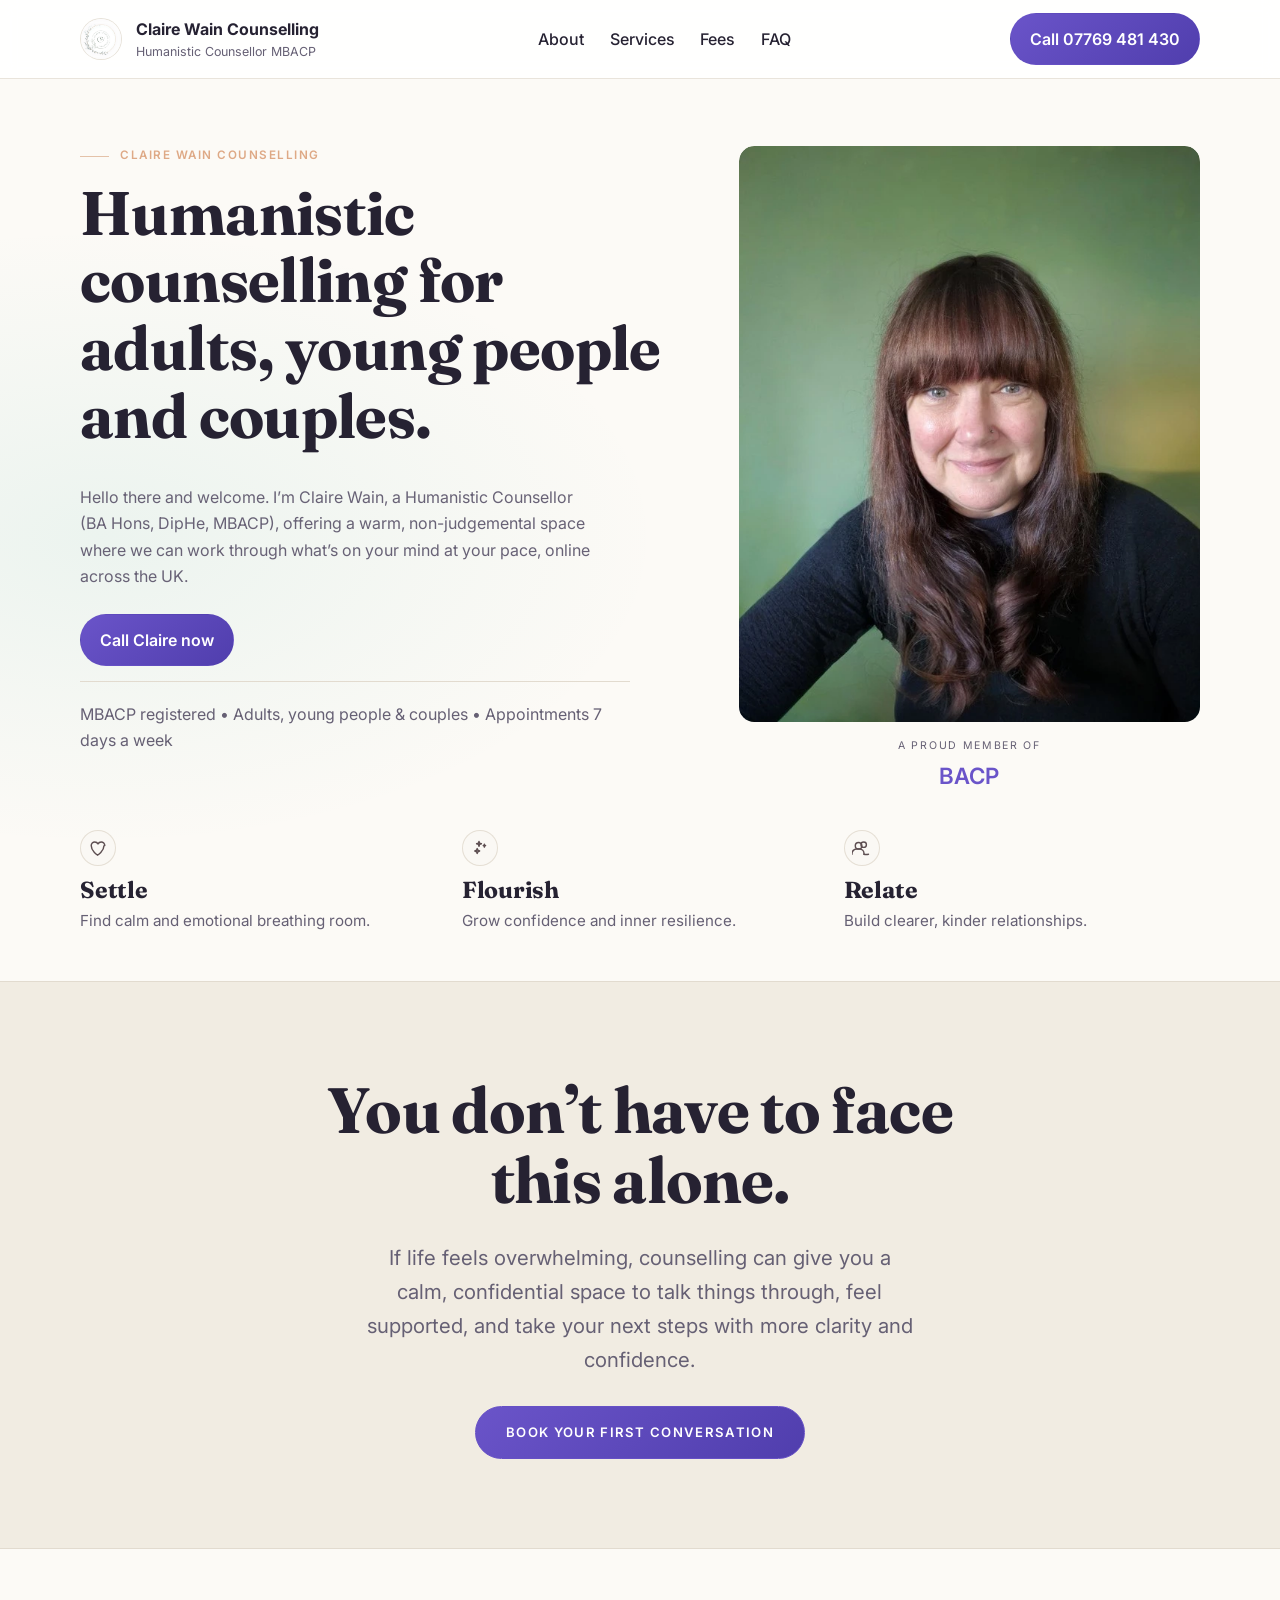
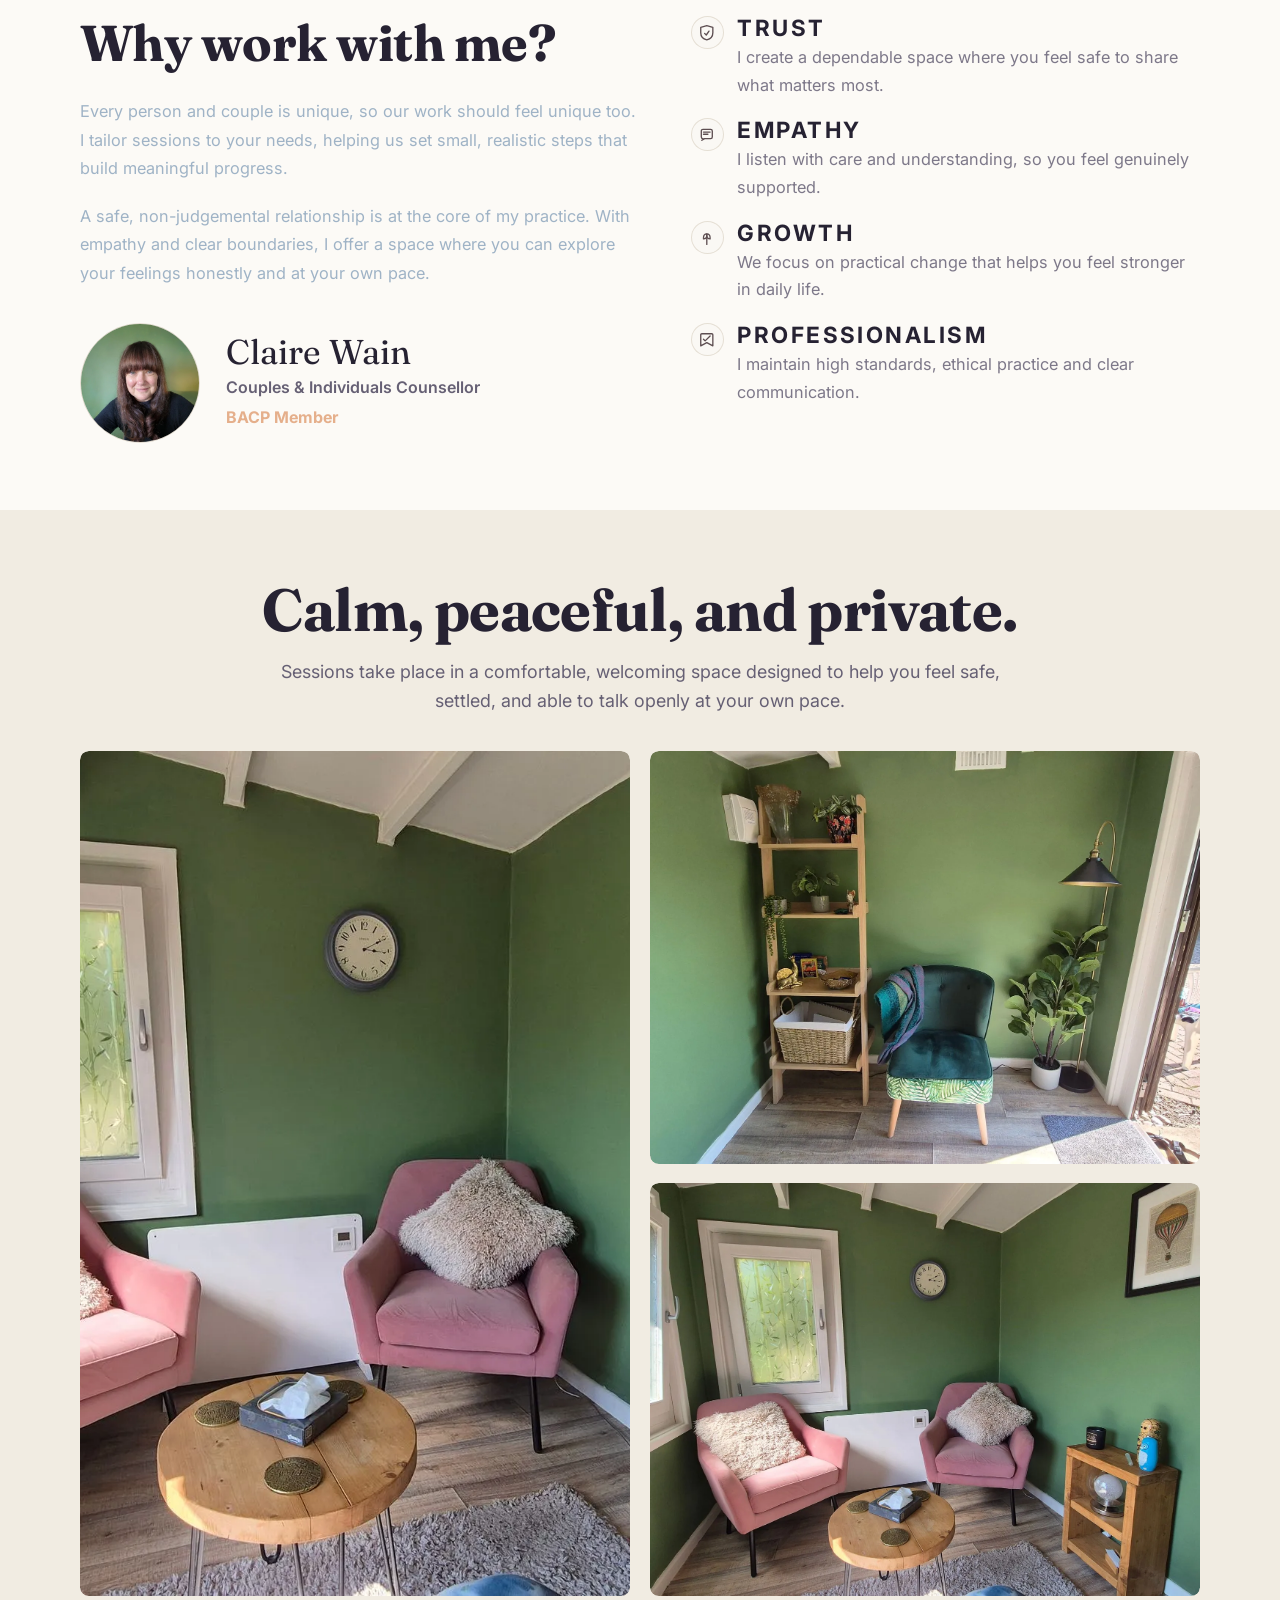
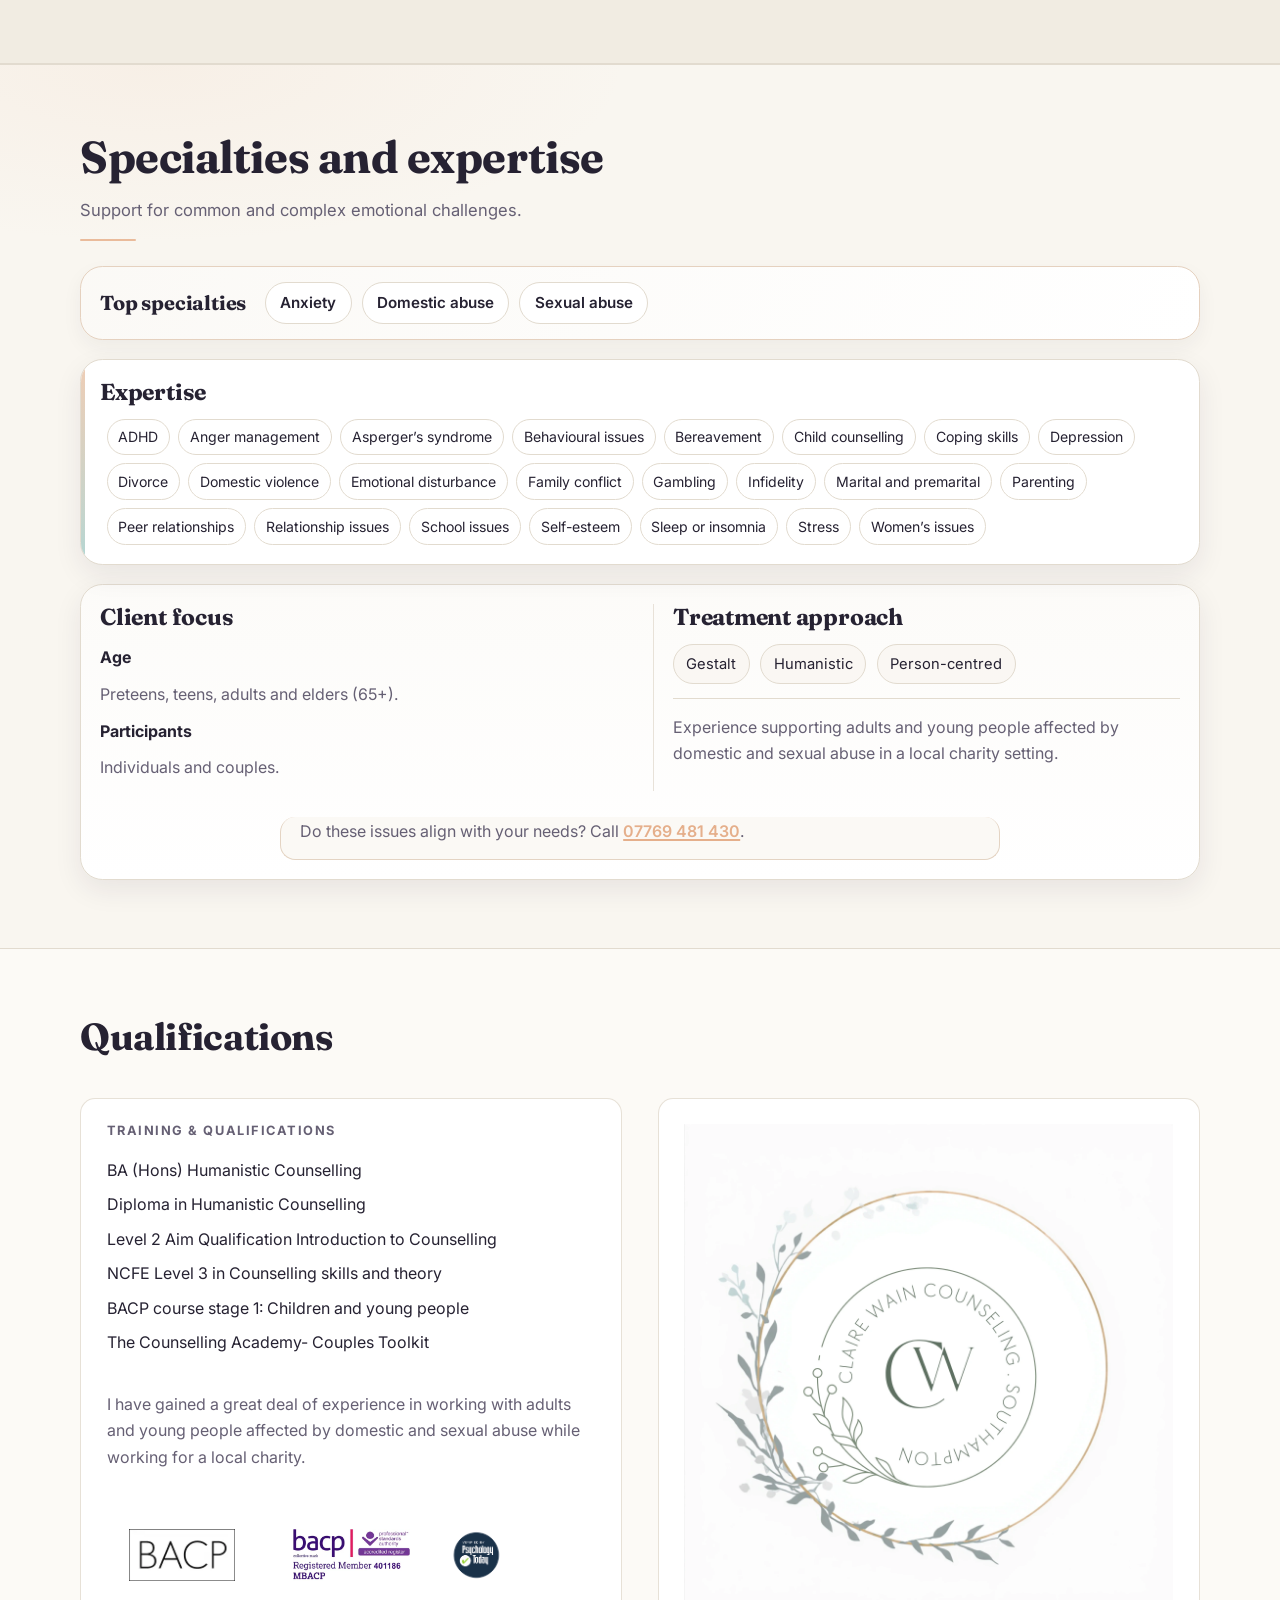
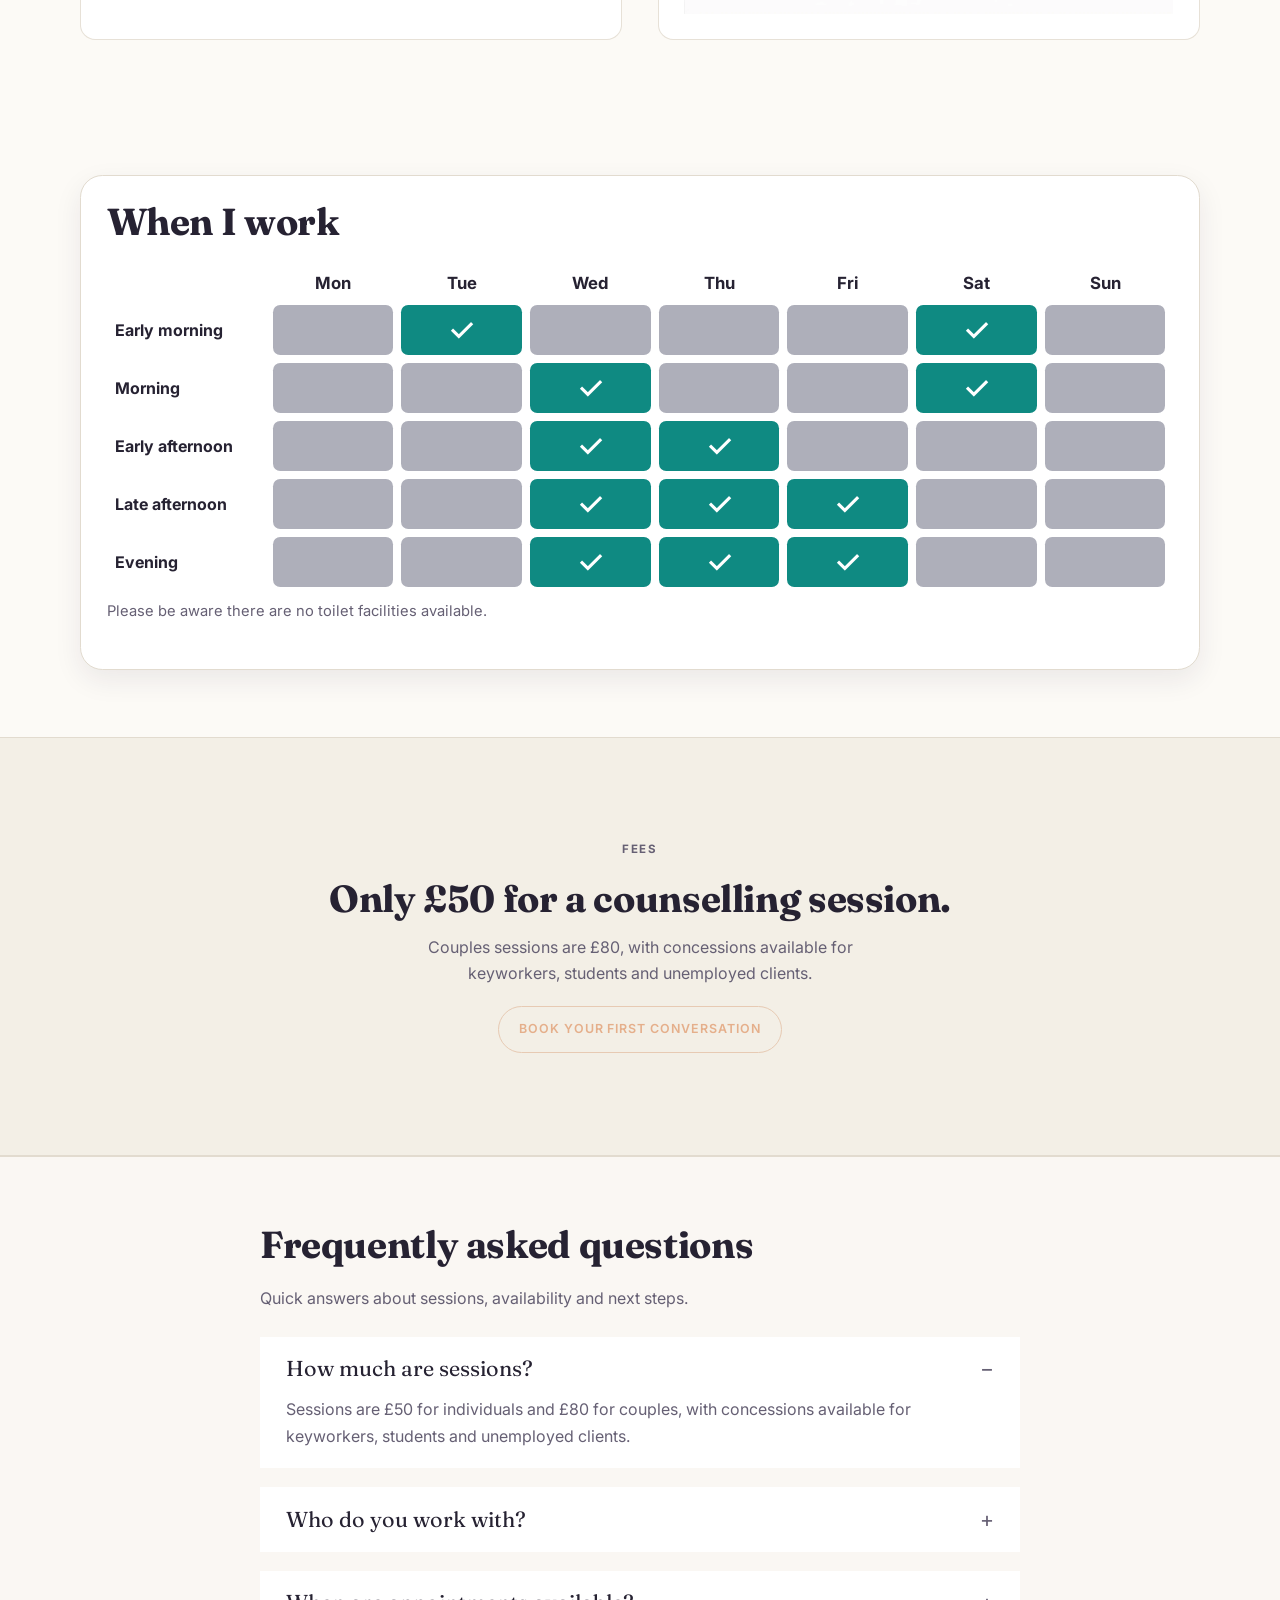
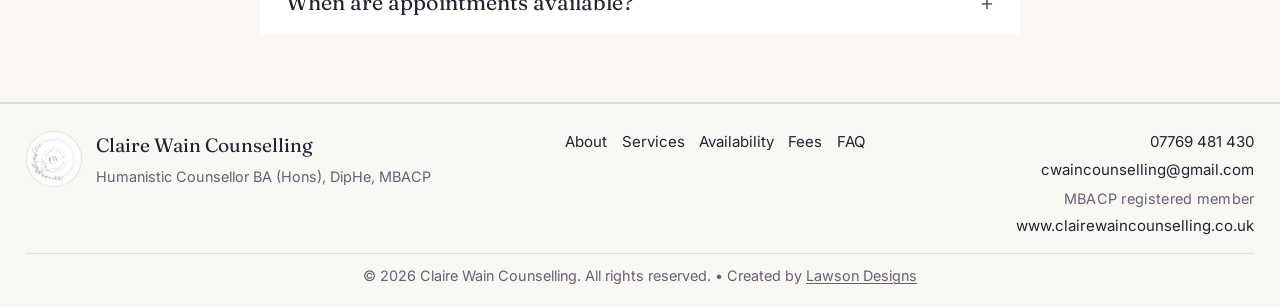
<file: index.html>
<!doctype html>
<html lang="en-GB">
<head>
  <meta charset="UTF-8" />
  <meta name="viewport" content="width=device-width, initial-scale=1" />
  <title>Claire Wain Counselling | Humanistic Counsellor for Adults, Young People & Couples</title>
  <meta name="description" content="Professional humanistic counselling with Claire Wain MBACP. Support for anxiety, trauma, bereavement, relationships, domestic abuse, and young people. Call 07769 481 430." />
  <meta name="robots" content="index, follow, max-image-preview:large" />
  <link rel="canonical" href="https://www.clairewaincounselling.co.uk/" />
  <meta property="og:type" content="website" />
  <meta property="og:locale" content="en_GB" />
  <meta property="og:title" content="Claire Wain Counselling | Humanistic Counsellor" />
  <meta property="og:site_name" content="Claire Wain Counselling" />
  <meta property="og:description" content="Safe, compassionate counselling for individuals and couples. Flexible appointments available 7 days a week." />
  <meta property="og:url" content="https://www.clairewaincounselling.co.uk/" />
  <meta property="og:image" content="https://www.clairewaincounselling.co.uk/assets/images/claire-waine-counselling-logo.webp" />
  <meta property="og:image:secure_url" content="https://www.clairewaincounselling.co.uk/assets/images/claire-waine-counselling-logo.webp" />
  <meta property="og:image:type" content="image/webp" />
  <meta property="og:image:width" content="800" />
  <meta property="og:image:height" content="800" />
  <meta property="og:image:alt" content="Claire Wain Counselling logo" />
  <meta name="twitter:card" content="summary_large_image" />
  <meta name="twitter:title" content="Claire Wain Counselling | Humanistic Counsellor" />
  <meta name="twitter:description" content="Safe, compassionate counselling for individuals and couples. Flexible appointments available 7 days a week." />
  <meta name="twitter:image" content="https://www.clairewaincounselling.co.uk/assets/images/claire-waine-counselling-logo.webp" />
  <meta name="twitter:image:alt" content="Claire Wain Counselling logo" />
  <meta name="theme-color" content="#6a54c9" />
  <link rel="apple-touch-icon" sizes="180x180" href="assets/favicons/apple-touch-icon.png" />
  <link rel="icon" type="image/png" sizes="32x32" href="assets/favicons/favicon-32x32.png" />
  <link rel="icon" type="image/png" sizes="16x16" href="assets/favicons/favicon-16x16.png" />
  <link rel="icon" href="assets/favicons/favicon.ico" />
  <link rel="manifest" href="assets/favicons/site.webmanifest" />
  <link rel="preconnect" href="https://fonts.googleapis.com" />
  <link rel="preconnect" href="https://fonts.gstatic.com" crossorigin />
  <link href="https://fonts.googleapis.com/css2?family=Fraunces:opsz,wght@9..144,500;9..144,700&family=Inter:wght@400;500;600;700&display=swap" rel="stylesheet" />
  <link rel="stylesheet" href="styles.css?v=20260302-2" />
</head>
<body>
  <a class="skip-link" href="#main">Skip to content</a>

  <header class="site-header" id="top">
    <div class="container nav-wrap">
      <a class="brand" href="#top" aria-label="Claire Wain Counselling home">
        <img
          class="brand-mark brand-mark-image"
          src="assets/images/claire-waine-counselling-logo.webp"
          alt=""
          aria-hidden="true"
          width="42"
          height="42"
          loading="eager"
          decoding="async"
        />
        <span>
          <strong>Claire Wain Counselling</strong>
          <small>Humanistic Counsellor MBACP</small>
        </span>
      </a>

      <nav aria-label="Primary">
        <ul class="nav-list">
          <li><a href="#about">About</a></li>
          <li><a href="#services">Services</a></li>
          <li><a href="#fees">Fees</a></li>
          <li><a href="#faq">FAQ</a></li>
        </ul>
      </nav>

      <a class="btn btn-primary header-cta" href="tel:07769481430">Call 07769 481 430</a>
    </div>
  </header>

  <main id="main">
    <section class="hero">
      <div class="container">
        <div class="hero-shell">
          <div class="hero-content">
            <p class="hero-kicker">Claire Wain Counselling</p>
            <h1>Humanistic counselling for adults, young people and couples.</h1>
            <p class="hero-copy">
              <span class="hero-copy-full">Hello there and welcome. I’m Claire Wain, a Humanistic Counsellor (BA Hons, DipHe, MBACP),
              offering a warm, non-judgemental space where we can work through what’s on your mind at your pace, online across the UK.</span>
              <span class="hero-copy-mobile">Warm, non-judgemental counselling for adults, young people and couples, online across the UK.</span>
            </p>
            <div class="hero-cta">
              <a class="btn btn-primary" href="tel:07769481430">Call Claire now</a>
            </div>
            <p class="hero-summary">
              <span class="hero-summary-full">MBACP registered • Adults, young people & couples • Appointments 7 days a week</span>
              <span class="hero-summary-mobile">MBACP registered • Appointments 7 days a week</span>
            </p>
          </div>

          <aside class="hero-visual" aria-label="Counselling room">
            <img
              class="hero-bg-image"
              src="assets/images/claire-waine-counselling-headshot.webp"
              alt="Claire Wain, Humanistic Counsellor"
              width="720"
              height="900"
              loading="eager"
              fetchpriority="high"
            />
            <div class="hero-member">
              <p class="hero-member-label">A proud member of</p>
              <p class="hero-member-name">BACP</p>
            </div>
          </aside>
        </div>
        <ul class="hero-values" aria-label="Counselling outcomes">
          <li>
            <span class="value-icon" aria-hidden="true">
              <svg viewBox="0 0 24 24" role="presentation" focusable="false">
                <path d="M21 8.25c0-2.485-2.015-4.5-4.5-4.5-1.74 0-3.248.995-4 2.444A4.495 4.495 0 0 0 8.5 3.75C6.015 3.75 4 5.765 4 8.25c0 7.22 8 12 8 12s8-4.78 8-12Z" />
              </svg>
            </span>
            <h3>Settle</h3>
            <p>Find calm and emotional breathing room.</p>
          </li>
          <li>
            <span class="value-icon" aria-hidden="true">
              <svg viewBox="0 0 24 24" role="presentation" focusable="false">
                <path d="M9.813 15.904 9 18l-.813-2.096L6 15l2.187-.904L9 12l.813 2.096L12 15l-2.187.904Z" />
                <path d="M18.259 8.715 18 10l-.259-1.285L16.5 8.25l1.241-.465L18 6.5l.259 1.285L19.5 8.25l-1.241.465Z" />
                <path d="M11.25 3 12 5.25 14.25 6 12 6.75 11.25 9 10.5 6.75 8.25 6 10.5 5.25 11.25 3Z" />
              </svg>
            </span>
            <h3>Flourish</h3>
            <p>Grow confidence and inner resilience.</p>
          </li>
          <li>
            <span class="value-icon" aria-hidden="true">
              <svg viewBox="0 0 24 24" role="presentation" focusable="false">
                <path d="M15 19.128a9.3 9.3 0 0 0 2.625.372 9.3 9.3 0 0 0 2.965-.474" />
                <path d="M15 19.128v-.92a5.625 5.625 0 0 0-5.625-5.625H5.625A5.625 5.625 0 0 0 0 18.208v.92" />
                <path d="M8.25 12.583a4.125 4.125 0 1 0 0-8.25 4.125 4.125 0 0 0 0 8.25Z" />
                <path d="M18 7.125a3.375 3.375 0 1 0-6.75 0 3.375 3.375 0 0 0 6.75 0Z" />
              </svg>
            </span>
            <h3>Relate</h3>
            <p>Build clearer, kinder relationships.</p>
          </li>
        </ul>
      </div>
    </section>

    <section class="section section-cta" id="next-step" aria-label="Next step">
      <div class="container">
        <div class="cta-block">
          <h2>You don’t have to face this alone.</h2>
          <p>
            If life feels overwhelming, counselling can give you a calm, confidential space to talk things through,
            feel supported, and take your next steps with more clarity and confidence.
          </p>
          <a class="btn btn-secondary" href="tel:07769481430">Book your first conversation</a>
        </div>
      </div>
    </section>

    <section class="section" id="about">
      <div class="container about-work-grid">
        <article>
          <h2>Why work with me?</h2>
          <p>
            Every person and couple is unique, so our work should feel unique too. I tailor sessions to your needs,
            helping us set small, realistic steps that build meaningful progress.
          </p>
          <p>
            A safe, non-judgemental relationship is at the core of my practice. With empathy and clear boundaries,
            I offer a space where you can explore your feelings honestly and at your own pace.
          </p>

          <div class="about-signoff" aria-label="Claire Wain profile">
            <img
              src="assets/images/claire-waine-counselling-headshot.webp"
              alt="Claire Wain, Humanistic Counsellor"
              width="720"
              height="900"
              loading="lazy"
            />
            <div>
              <p class="about-signoff-name">Claire Wain</p>
              <p class="about-signoff-role">Couples & Individuals Counsellor</p>
              <p class="about-signoff-member">BACP Member</p>
            </div>
          </div>
        </article>

        <div class="about-values" aria-label="Counselling values">
          <article class="about-value-item">
            <span class="about-value-icon" aria-hidden="true">
              <svg viewBox="0 0 24 24" role="presentation" focusable="false">
                <path d="M9 12.75 11.25 15 15 9.75"/>
                <path d="M3.75 4.5 12 2.25 20.25 4.5V12c0 5.25-3.75 8.625-8.25 9.75-4.5-1.125-8.25-4.5-8.25-9.75V4.5Z"/>
              </svg>
            </span>
            <div>
              <h3>Trust</h3>
              <p>I create a dependable space where you feel safe to share what matters most.</p>
            </div>
          </article>

          <article class="about-value-item">
            <span class="about-value-icon" aria-hidden="true">
              <svg viewBox="0 0 24 24" role="presentation" focusable="false">
                <path d="M7.5 8.25h9m-9 3h6"/>
                <path d="M5.25 19.5 9 17.25h8.25A2.25 2.25 0 0 0 19.5 15V6.75A2.25 2.25 0 0 0 17.25 4.5H6.75A2.25 2.25 0 0 0 4.5 6.75V15A2.25 2.25 0 0 0 6.75 17.25"/>
              </svg>
            </span>
            <div>
              <h3>Empathy</h3>
              <p>I listen with care and understanding, so you feel genuinely supported.</p>
            </div>
          </article>

          <article class="about-value-item">
            <span class="about-value-icon" aria-hidden="true">
              <svg viewBox="0 0 24 24" role="presentation" focusable="false">
                <path d="M12 21V10.5"/>
                <path d="M7.5 13.5c3 0 4.5-2.25 4.5-4.5V6.75C9 6.75 7.5 9 7.5 12v1.5Z"/>
                <path d="M16.5 13.5c-3 0-4.5-2.25-4.5-4.5V6.75c3 0 4.5 2.25 4.5 5.25v1.5Z"/>
              </svg>
            </span>
            <div>
              <h3>Growth</h3>
              <p>We focus on practical change that helps you feel stronger in daily life.</p>
            </div>
          </article>

          <article class="about-value-item">
            <span class="about-value-icon" aria-hidden="true">
              <svg viewBox="0 0 24 24" role="presentation" focusable="false">
                <path d="M16.5 6.75 9.75 13.5 7.5 11.25"/>
                <path d="M5.25 3.75h13.5A1.5 1.5 0 0 1 20.25 5.25v15L12 15.75l-8.25 4.5v-15a1.5 1.5 0 0 1 1.5-1.5Z"/>
              </svg>
            </span>
            <div>
              <h3>Professionalism</h3>
              <p>I maintain high standards, ethical practice and clear communication.</p>
            </div>
          </article>
        </div>
      </div>
    </section>

    <section class="section section-room" id="room" aria-label="Counselling room">
      <div class="container">
        <div class="room-intro">
          <h2>Calm, peaceful, and private.</h2>
          <p>
            Sessions take place in a comfortable, welcoming space designed to help you feel safe, settled,
            and able to talk openly at your own pace.
          </p>
        </div>

        <div class="room-gallery" aria-label="Photos of the counselling room">
          <figure class="room-photo room-photo-large">
            <img
              src="assets/images/claire-wain-counselling-room-photo-1.webp"
              alt="Comfortable counselling sofa and side table"
              width="1200"
              height="900"
              loading="lazy"
            />
          </figure>

          <figure class="room-photo room-photo-top">
            <img
              src="assets/images/claire-wain-counselling-room-photo-2.webp"
              alt="Warm counselling room with soft lighting"
              width="1200"
              height="900"
              loading="lazy"
            />
          </figure>

          <figure class="room-photo room-photo-bottom">
            <img
              src="assets/images/claire-wain-counselling-room-photo-1.webp"
              alt="Calm counselling space focused on comfort and privacy"
              width="1200"
              height="900"
              loading="lazy"
            />
          </figure>
        </div>
      </div>
    </section>

    <section class="section section-alt" id="services">
      <div class="container">
        <div class="services-intro">
          <h2>Specialties and expertise</h2>
          <p class="section-lead">Support for common and complex emotional challenges.</p>
        </div>

        <article class="panel highlight specialties-strip">
          <h3>Top specialties</h3>
          <ul class="tag-grid" aria-label="Top specialties">
            <li>Anxiety</li>
            <li>Domestic abuse</li>
            <li>Sexual abuse</li>
          </ul>
        </article>

        <article class="panel expertise-panel">
          <h3>Expertise</h3>
          <ul class="tag-grid" aria-label="Areas of expertise">
            <li>ADHD</li><li>Anger management</li><li>Asperger’s syndrome</li><li>Behavioural issues</li><li>Bereavement</li><li>Child counselling</li>
            <li>Coping skills</li><li>Depression</li><li>Divorce</li><li>Domestic violence</li><li>Emotional disturbance</li><li>Family conflict</li>
            <li>Gambling</li><li>Infidelity</li><li>Marital and premarital</li><li>Parenting</li><li>Peer relationships</li><li>Relationship issues</li>
            <li>School issues</li><li>Self-esteem</li><li>Sleep or insomnia</li><li>Stress</li><li>Women’s issues</li>
          </ul>
        </article>

        <article class="panel practice-overview">
          <div class="practice-column practice-focus">
            <h3>Client focus</h3>
            <p><strong>Age</strong></p>
            <p>Preteens, teens, adults and elders (65+).</p>
            <p><strong>Participants</strong></p>
            <p>Individuals and couples.</p>
          </div>

          <div class="practice-column practice-approach">
            <h3>Treatment approach</h3>
            <ul class="approach-list">
              <li>Gestalt</li>
              <li>Humanistic</li>
              <li>Person-centred</li>
            </ul>
            <p class="service-experience">
              Experience supporting adults and young people affected by domestic and sexual abuse
              in a local charity setting.
            </p>
          </div>

          <p class="service-cta-line practice-cta">Do these issues align with your needs? Call <a href="tel:07769481430">07769 481 430</a>.</p>
        </article>
      </div>
    </section>

    <section class="section" id="credentials">
      <div class="container credentials-wrap">
        <div class="credentials-intro">
          <h2>Qualifications</h2>
        </div>

        <div class="credentials-grid">
          <div class="credentials-main">
            <article class="credentials-card">
              <h3>Training & qualifications</h3>
              <ul class="credential-list">
                <li>BA (Hons) Humanistic Counselling</li>
                <li>Diploma in Humanistic Counselling</li>
                <li>Level 2 Aim Qualification Introduction to Counselling</li>
                <li>NCFE Level 3 in Counselling skills and theory</li>
                <li>BACP course stage 1: Children and young people</li>
                <li>The Counselling Academy- Couples Toolkit</li>
              </ul>
              <p class="credentials-note">
                I have gained a great deal of experience in working with adults and young people affected by domestic
                and sexual abuse while working for a local charity.
              </p>
            </article>

            <article class="credentials-card memberships-card" aria-label="Membership credentials">
              <div class="membership-strip" aria-label="Member organisations">
                <span class="membership-logo-cell">
                  <img class="membership-logo" src="assets/images/bacp-logo.webp" alt="BACP organisation mark" width="280" height="90" loading="lazy" />
                </span>
                <span class="membership-logo-cell">
                  <img class="membership-logo" src="assets/images/bacp-registered-member.webp" alt="Accredited register membership organisation mark" width="280" height="90" loading="lazy" />
                </span>
                <span class="membership-logo-cell">
                  <img class="membership-logo membership-logo-pt" src="assets/images/psychology-today-verification.webp" alt="Psychology Today verification mark" width="280" height="90" loading="lazy" />
                </span>
              </div>
            </article>
          </div>

          <aside class="credentials-visual" aria-label="Claire Wain profile image">
            <img src="assets/images/claire-waine-counselling-logo.webp" alt="Claire Wain Counselling logo" width="800" height="800" loading="lazy" />
          </aside>
        </div>
      </div>
    </section>

    <section class="section" id="availability">
      <div class="container">
        <article class="panel availability-panel">
          <h2>When I work</h2>
          <div class="availability-wrap" aria-label="Weekly availability">
            <table class="availability-grid">
              <thead>
                <tr>
                  <th scope="col">&nbsp;</th>
                  <th scope="col">Mon</th>
                  <th scope="col">Tue</th>
                  <th scope="col">Wed</th>
                  <th scope="col">Thu</th>
                  <th scope="col">Fri</th>
                  <th scope="col">Sat</th>
                  <th scope="col">Sun</th>
                </tr>
              </thead>
              <tbody>
                <tr>
                  <th scope="row">Early morning</th>
                  <td class="slot-off"></td>
                  <td class="slot-on" aria-label="Tuesday early morning available">✓</td>
                  <td class="slot-off"></td>
                  <td class="slot-off"></td>
                  <td class="slot-off"></td>
                  <td class="slot-on" aria-label="Saturday early morning available">✓</td>
                  <td class="slot-off"></td>
                </tr>
                <tr>
                  <th scope="row">Morning</th>
                  <td class="slot-off"></td>
                  <td class="slot-off"></td>
                  <td class="slot-on" aria-label="Wednesday morning available">✓</td>
                  <td class="slot-off"></td>
                  <td class="slot-off"></td>
                  <td class="slot-on" aria-label="Saturday morning available">✓</td>
                  <td class="slot-off"></td>
                </tr>
                <tr>
                  <th scope="row">Early afternoon</th>
                  <td class="slot-off"></td>
                  <td class="slot-off"></td>
                  <td class="slot-on" aria-label="Wednesday early afternoon available">✓</td>
                  <td class="slot-on" aria-label="Thursday early afternoon available">✓</td>
                  <td class="slot-off"></td>
                  <td class="slot-off"></td>
                  <td class="slot-off"></td>
                </tr>
                <tr>
                  <th scope="row">Late afternoon</th>
                  <td class="slot-off"></td>
                  <td class="slot-off"></td>
                  <td class="slot-on" aria-label="Wednesday late afternoon available">✓</td>
                  <td class="slot-on" aria-label="Thursday late afternoon available">✓</td>
                  <td class="slot-on" aria-label="Friday late afternoon available">✓</td>
                  <td class="slot-off"></td>
                  <td class="slot-off"></td>
                </tr>
                <tr>
                  <th scope="row">Evening</th>
                  <td class="slot-off"></td>
                  <td class="slot-off"></td>
                  <td class="slot-on" aria-label="Wednesday evening available">✓</td>
                  <td class="slot-on" aria-label="Thursday evening available">✓</td>
                  <td class="slot-on" aria-label="Friday evening available">✓</td>
                  <td class="slot-off"></td>
                  <td class="slot-off"></td>
                </tr>
              </tbody>
            </table>
          </div>
          <p class="small-note">Please be aware there are no toilet facilities available.</p>
        </article>
      </div>
    </section>

    <section class="section section-fees-cta" id="fees">
      <div class="container">
        <div class="fees-cta-block">
          <p class="fees-cta-kicker">Fees</p>
          <h2>Only £50 for a counselling session.</h2>
          <p>Couples sessions are £80, with concessions available for keyworkers, students and unemployed clients.</p>
          <a class="btn btn-secondary" href="tel:07769481430">Book your first conversation</a>
        </div>
      </div>
    </section>

    <section class="section faq-section" id="faq" aria-label="Frequently asked questions">
      <div class="container narrow">
        <div class="faq-intro">
          <h2>Frequently asked questions</h2>
          <p class="section-lead">Quick answers about sessions, availability and next steps.</p>
        </div>
        <div class="faq-list">
          <details class="faq-item" open>
            <summary>How much are sessions?</summary>
            <p>Sessions are £50 for individuals and £80 for couples, with concessions available for keyworkers, students and unemployed clients.</p>
          </details>
          <details class="faq-item">
            <summary>Who do you work with?</summary>
            <p>I work with adults, young people and couples, supporting a wide range of issues including anxiety, trauma, relationship difficulties and bereavement.</p>
          </details>
          <details class="faq-item">
            <summary>When are appointments available?</summary>
            <p>Appointments are available Monday to Sunday, from early morning through to evening.</p>
          </details>
        </div>
      </div>
    </section>
  </main>

  <footer class="site-footer">
    <div class="container footer-wrap">
      <div class="footer-brand" itemscope itemtype="https://schema.org/Organization">
        <img
          class="footer-logo"
          src="assets/images/claire-waine-counselling-logo.webp"
          alt="Claire Wain Counselling logo"
          width="56"
          height="56"
          loading="lazy"
          decoding="async"
          itemprop="logo"
        />
        <div>
          <p class="footer-name" itemprop="name">Claire Wain Counselling</p>
          <p class="footer-tagline">Humanistic Counsellor BA (Hons), DipHe, MBACP</p>
        </div>
      </div>

      <nav class="footer-links" aria-label="Footer navigation">
        <a href="#about">About</a>
        <a href="#services">Services</a>
        <a href="#availability">Availability</a>
        <a href="#fees">Fees</a>
        <a href="#faq">FAQ</a>
      </nav>

      <div class="footer-contact">
        <p><a href="tel:07769481430">07769 481 430</a></p>
        <p><a href="mailto:cwaincounselling@gmail.com">cwaincounselling@gmail.com</a></p>
        <p class="footer-trust">MBACP registered member</p>
        <p><a href="https://www.clairewaincounselling.co.uk/">www.clairewaincounselling.co.uk</a></p>
      </div>

      <p class="footer-meta">© <span id="year"></span> Claire Wain Counselling. All rights reserved. • Created by <a class="footer-credit" href="https://lawsondesigns.net/" target="_blank" rel="noopener noreferrer">Lawson Designs</a></p>
    </div>
  </footer>

  <script type="application/ld+json">
  {
    "@context": "https://schema.org",
    "@type": "ProfessionalService",
    "@id": "https://www.clairewaincounselling.co.uk/#professional-service",
    "name": "Claire Wain Counselling",
    "description": "Humanistic counselling for adults, young people and couples.",
    "telephone": "+44 7769 481430",
    "url": "https://www.clairewaincounselling.co.uk/",
    "image": "https://www.clairewaincounselling.co.uk/assets/og-image.jpg",
    "logo": "https://www.clairewaincounselling.co.uk/assets/images/claire-waine-counselling-logo.webp",
    "serviceType": ["Humanistic counselling", "Couples therapy", "Young person's counselling"],
    "priceRange": "£50-£80",
    "areaServed": {
      "@type": "Country",
      "name": "United Kingdom"
    },
    "availableLanguage": "en-GB",
    "contactPoint": {
      "@type": "ContactPoint",
      "telephone": "+44 7769 481430",
      "contactType": "customer support",
      "availableLanguage": "en-GB"
    },
    "knowsAbout": [
      "Anxiety",
      "Domestic abuse",
      "Sexual abuse",
      "Relationship issues",
      "Bereavement",
      "Stress"
    ],
    "sameAs": [],
    "founder": {
      "@type": "Person",
      "name": "Claire Wain",
      "honorificSuffix": "MBACP"
    }
  }
  </script>

  <script type="application/ld+json">
  {
    "@context": "https://schema.org",
    "@type": "Organization",
    "@id": "https://www.clairewaincounselling.co.uk/#organization",
    "name": "Claire Wain Counselling",
    "url": "https://www.clairewaincounselling.co.uk/",
    "logo": "https://www.clairewaincounselling.co.uk/assets/images/claire-waine-counselling-logo.webp",
    "telephone": "+44 7769 481430"
  }
  </script>

  <script type="application/ld+json">
  {
    "@context": "https://schema.org",
    "@type": "WebSite",
    "@id": "https://www.clairewaincounselling.co.uk/#website",
    "url": "https://www.clairewaincounselling.co.uk/",
    "name": "Claire Wain Counselling",
    "inLanguage": "en-GB"
  }
  </script>

  <script type="application/ld+json">
  {
    "@context": "https://schema.org",
    "@type": "FAQPage",
    "mainEntity": [
      {
        "@type": "Question",
        "name": "How much are sessions?",
        "acceptedAnswer": {
          "@type": "Answer",
          "text": "Sessions are £50 for individuals and £80 for couples, with concessions available for keyworkers, students and unemployed clients."
        }
      },
      {
        "@type": "Question",
        "name": "Who do you work with?",
        "acceptedAnswer": {
          "@type": "Answer",
          "text": "Claire works with adults, young people and couples, supporting a wide range of issues including anxiety, trauma, relationship difficulties and bereavement."
        }
      },
      {
        "@type": "Question",
        "name": "When are appointments available?",
        "acceptedAnswer": {
          "@type": "Answer",
          "text": "Appointments are available Monday to Sunday, from early morning through to evening."
        }
      }
    ]
  }
  </script>

  <script src="script.js"></script>
</body>
</html>
</file>
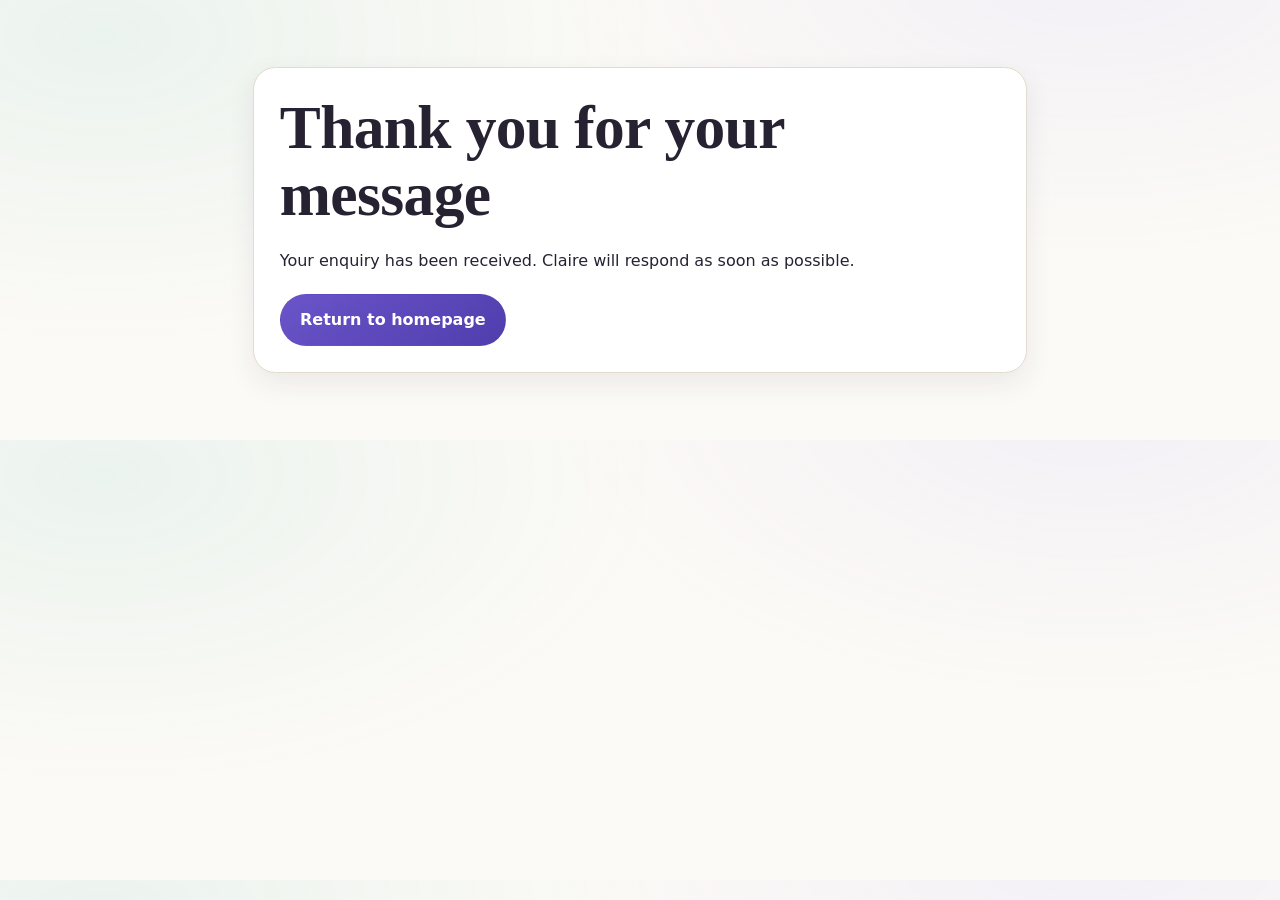
<file: thank-you.html>
<!doctype html>
<html lang="en-GB">
<head>
  <meta charset="UTF-8" />
  <meta name="viewport" content="width=device-width, initial-scale=1" />
  <title>Thank you | Claire Wain Counselling</title>
  <meta name="robots" content="noindex, follow" />
  <meta name="theme-color" content="#6a54c9" />
  <link rel="apple-touch-icon" sizes="180x180" href="assets/favicons/apple-touch-icon.png" />
  <link rel="icon" type="image/png" sizes="32x32" href="assets/favicons/favicon-32x32.png" />
  <link rel="icon" type="image/png" sizes="16x16" href="assets/favicons/favicon-16x16.png" />
  <link rel="icon" href="assets/favicons/favicon.ico" />
  <link rel="manifest" href="assets/favicons/site.webmanifest" />
  <link rel="stylesheet" href="styles.css" />
</head>
<body>
  <main class="section">
    <div class="container narrow panel">
      <h1>Thank you for your message</h1>
      <p>Your enquiry has been received. Claire will respond as soon as possible.</p>
      <a class="btn btn-primary" href="/">Return to homepage</a>
    </div>
  </main>
</body>
</html>
</file>
<file: styles.css>
:root {
  --font-body: "Inter", system-ui, -apple-system, Segoe UI, Roboto, sans-serif;
  --font-heading: "Fraunces", Georgia, serif;

  --color-bg: #fcfaf6;
  --color-paper: #ffffff;
  --color-paper-soft: #f8f5ef;
  --color-soft-contrast: #f1ece2;
  --color-text: #262232;
  --color-muted: #666074;
  --color-primary: #ebbfa0;
  --color-primary-strong: #e5af8b;
  --color-accent: #0f8c84;
  --color-brand: #6a54c9;
  --color-brand-strong: #503ead;
  --color-border: #e2dbcf;

  --radius-sm: 0.55rem;
  --radius-md: 0.95rem;
  --radius-lg: 1.4rem;

  --space-1: 0.35rem;
  --space-2: 0.65rem;
  --space-3: 0.9rem;
  --space-4: 1.2rem;
  --space-5: 1.6rem;
  --space-6: 2.2rem;
  --space-7: 3rem;
  --space-8: 4.2rem;

  --container: min(1120px, 92vw);
  --shadow-soft: 0 10px 28px rgba(35, 31, 59, 0.08);
}

* {
  box-sizing: border-box;
}

html,
body {
  margin: 0;
  padding: 0;
}

body {
  font-family: var(--font-body);
  color: var(--color-text);
  background:
    radial-gradient(900px 500px at 85% -10%, rgba(158, 142, 255, 0.09), transparent 60%),
    radial-gradient(900px 500px at 8% 8%, rgba(45, 171, 157, 0.08), transparent 62%),
    var(--color-bg);
  line-height: 1.65;
}

img {
  max-width: 100%;
  display: block;
}

h1,
h2,
h3 {
  font-family: var(--font-heading);
  line-height: 1.1;
  letter-spacing: -0.01em;
  margin: 0 0 var(--space-4);
}

h1 {
  font-size: clamp(2.15rem, 4.8vw, 4.05rem);
}

h2 {
  font-size: clamp(1.55rem, 3.2vw, 2.35rem);
}

h3 {
  font-size: clamp(1.15rem, 2.15vw, 1.45rem);
}

p {
  margin: 0 0 var(--space-4);
}

a {
  color: var(--color-primary-strong);
}

.container {
  width: var(--container);
  margin-inline: auto;
}

.narrow {
  max-width: 76ch;
}

.skip-link {
  position: absolute;
  left: -1000px;
  top: var(--space-3);
  background: var(--color-text);
  color: #fff;
  padding: var(--space-2) var(--space-4);
  border-radius: var(--radius-sm);
}

.skip-link:focus {
  left: var(--space-4);
}

.site-header {
  position: sticky;
  top: 0;
  z-index: 40;
  backdrop-filter: blur(8px);
  background: color-mix(in srgb, #ffffff 90%, transparent);
  border-bottom: 1px solid color-mix(in srgb, var(--color-border) 75%, transparent);
}

.nav-wrap {
  min-height: 78px;
  display: flex;
  align-items: center;
  justify-content: space-between;
  gap: var(--space-4);
}

.brand {
  display: inline-flex;
  align-items: center;
  gap: var(--space-3);
  text-decoration: none;
  color: inherit;
}

.brand-mark {
  width: 42px;
  height: 42px;
  border-radius: 50%;
  display: block;
  object-fit: cover;
  flex-shrink: 0;
}

.brand-mark-image {
  border-radius: 50%;
  border: 1px solid color-mix(in srgb, var(--color-border) 80%, transparent);
  background: var(--color-paper);
}

.brand small {
  display: block;
  color: var(--color-muted);
  font-size: 0.78rem;
}

.nav-list {
  list-style: none;
  display: flex;
  gap: var(--space-5);
  margin: 0;
  padding: 0;
}

.nav-list a {
  color: var(--color-text);
  text-decoration: none;
  font-weight: 500;
}

.btn {
  display: inline-flex;
  align-items: center;
  justify-content: center;
  text-decoration: none;
  border-radius: 999px;
  border: 1px solid transparent;
  padding: 0.75rem 1.2rem;
  font-weight: 600;
  transition: transform .16s ease, box-shadow .16s ease, background-color .16s ease;
}

.btn:hover {
  transform: translateY(-1px);
  box-shadow: var(--shadow-soft);
}

.btn-primary {
  color: #fff;
  background: linear-gradient(140deg, var(--color-brand), var(--color-brand-strong));
}

.btn-secondary {
  color: var(--color-primary-strong);
  background: transparent;
  border-color: color-mix(in srgb, var(--color-primary) 60%, var(--color-border));
  text-transform: uppercase;
  letter-spacing: .08em;
  font-size: .78rem;
}

.btn-block {
  width: 100%;
}

.hero {
  padding: var(--space-8) 0 var(--space-7);
}

.hero-shell {
  display: grid;
  grid-template-columns: 1.15fr .85fr;
  gap: var(--space-6);
  align-items: start;
}

.hero-content {
  background: transparent;
  border: 0;
  border-radius: 0;
  padding: 0;
  box-shadow: none;
  display: grid;
  align-content: start;
  gap: var(--space-3);
}

.hero-kicker {
  display: inline-block;
  color: color-mix(in srgb, var(--color-primary-strong) 90%, #9d775d);
  text-transform: uppercase;
  letter-spacing: .13em;
  font-size: .73rem;
  font-weight: 600;
  position: relative;
  padding-left: 2.5rem;
  margin: 0;
}

.hero-kicker::before {
  content: "";
  position: absolute;
  left: 0;
  top: 50%;
  width: 1.8rem;
  height: 1px;
  background: color-mix(in srgb, var(--color-primary) 65%, #d8c8bb);
}

.hero-copy {
  max-width: 52ch;
  color: color-mix(in srgb, var(--color-muted) 92%, #7e7893);
  margin: 0;
}

.hero-copy-mobile,
.hero-summary-mobile {
  display: none;
}

.hero-cta {
  display: flex;
  flex-wrap: wrap;
  gap: var(--space-3);
  margin: var(--space-2) 0 0;
}

.hero-summary {
  margin: 0;
  padding-top: var(--space-4);
  border-top: 1px solid var(--color-border);
  color: var(--color-muted);
  max-width: 55ch;
}

.hero-visual {
  border-radius: var(--radius-md);
  overflow: hidden;
  border: 0;
  box-shadow: none;
  background: transparent;
}

.hero-bg-image {
  width: 100%;
  height: auto;
  min-height: 0;
  aspect-ratio: 4 / 5;
  object-fit: cover;
  border-radius: var(--radius-md);
}

.hero-member {
  padding-top: var(--space-3);
  text-align: center;
}

.hero-member-label {
  margin: 0;
  text-transform: uppercase;
  letter-spacing: .16em;
  font-size: .66rem;
  color: var(--color-muted);
}

.hero-member-name {
  margin: .25rem 0 0;
  font-size: 1.4rem;
  font-weight: 600;
  color: var(--color-brand);
}

.hero-values {
  list-style: none;
  margin: var(--space-6) 0 0;
  padding: 0;
  display: grid;
  grid-template-columns: repeat(3, minmax(0, 1fr));
  gap: var(--space-5);
}

.hero-values h3 {
  margin-bottom: var(--space-1);
}

.hero-values p {
  margin: 0;
  color: var(--color-muted);
  font-size: .95rem;
}

.value-icon {
  display: inline-flex;
  width: 2.25rem;
  height: 2.25rem;
  align-items: center;
  justify-content: center;
  color: color-mix(in srgb, var(--color-text) 72%, var(--color-primary));
  margin-bottom: var(--space-2);
  border-radius: 999px;
  background: color-mix(in srgb, var(--color-paper-soft) 68%, #fff);
  border: 1px solid color-mix(in srgb, var(--color-border) 84%, transparent);
}

.value-icon svg {
  width: 1.2rem;
  height: 1.2rem;
  fill: none;
  stroke: currentColor;
  stroke-width: 1.8;
  stroke-linecap: round;
  stroke-linejoin: round;
}

@media (max-width: 1100px) {
  .hero-shell {
    grid-template-columns: 1fr;
    gap: var(--space-5);
  }

  .hero-content,
  .hero-copy,
  .hero-summary {
    max-width: 100%;
  }

  .hero-visual {
    max-width: min(560px, 100%);
    margin-inline: auto;
  }

  .hero-values {
    grid-template-columns: 1fr;
    gap: var(--space-3);
  }

  .hero-values li {
    border-top: 1px solid var(--color-border);
    padding-top: var(--space-3);
  }
}

.section {
  padding: var(--space-8) 0;
}

.section-cta {
  background: var(--color-soft-contrast);
  border-top: 1px solid var(--color-border);
  border-bottom: 1px solid var(--color-border);
  padding-top: calc(var(--space-8) + 1.6rem);
  padding-bottom: calc(var(--space-8) + 1.35rem);
}

.section-cta .container {
  width: min(1280px, 96vw);
}

.cta-block {
  max-width: 1040px;
  margin-inline: auto;
  text-align: center;
}

.cta-block h2 {
  font-size: clamp(2rem, 5vw, 4.2rem);
  max-width: 15ch;
  margin-inline: auto;
  margin-bottom: var(--space-5);
}

.cta-block p {
  max-width: 42ch;
  margin-inline: auto;
  color: var(--color-muted);
  font-size: clamp(1.06rem, 1.6vw, 1.28rem);
  line-height: 1.65;
}

.cta-block .btn-secondary {
  margin-top: var(--space-2);
  padding: 0.92rem 1.9rem;
  font-size: 0.82rem;
  letter-spacing: .1em;
  border-width: 1.5px;
  color: #fff;
  background: linear-gradient(140deg, var(--color-brand), var(--color-brand-strong));
  border-color: color-mix(in srgb, var(--color-brand) 84%, var(--color-brand-strong));
}

.cta-block .btn-secondary:hover {
  background: linear-gradient(
    140deg,
    color-mix(in srgb, var(--color-brand) 88%, black),
    color-mix(in srgb, var(--color-brand-strong) 90%, black)
  );
}

.cta-block .btn-secondary:focus-visible {
  outline: 2px solid color-mix(in srgb, var(--color-brand) 45%, transparent);
  outline-offset: 2px;
}

.section-room {
  background: var(--color-soft-contrast);
  border-bottom: 1px solid var(--color-border);
}

.room-intro {
  max-width: 760px;
  margin: 0 auto var(--space-6);
  text-align: center;
}

.room-intro h2 {
  font-size: clamp(2rem, 4.8vw, 3.7rem);
  margin-bottom: var(--space-3);
}

.room-intro p {
  color: var(--color-muted);
  font-size: clamp(1rem, 1.4vw, 1.15rem);
  line-height: 1.65;
  margin: 0;
}

.room-gallery {
  display: grid;
  grid-template-columns: 1fr 1fr;
  grid-template-rows: repeat(2, minmax(220px, auto));
  gap: var(--space-4);
}

.room-photo {
  margin: 0;
  overflow: hidden;
  border-radius: var(--radius-sm);
}

.room-photo img {
  width: 100%;
  height: 100%;
  object-fit: cover;
  border-radius: var(--radius-sm);
}

.room-photo-large {
  grid-row: span 2;
}

.room-photo-large img {
  min-height: 560px;
}

.room-photo-top img {
  min-height: 270px;
}

.room-photo-bottom img {
  min-height: 270px;
  object-position: center 72%;
}

.section-alt {
  background: color-mix(in srgb, var(--color-paper-soft) 92%, #fff);
  border-top: 1px solid var(--color-border);
  border-bottom: 1px solid var(--color-border);
}

.section-lead {
  color: var(--color-muted);
  margin-bottom: var(--space-5);
}

.about-work-grid {
  display: grid;
  grid-template-columns: 1.05fr .95fr;
  gap: var(--space-7);
  align-items: start;
}

.about-work-grid > article > h2 {
  font-size: clamp(2rem, 4vw, 3.15rem);
  margin-bottom: var(--space-5);
}

.about-work-grid > article > p {
  color: #9fb3c6;
  font-size: 1.02rem;
  line-height: 1.75;
}

.about-signoff {
  margin-top: var(--space-6);
  display: flex;
  align-items: center;
  gap: var(--space-5);
}

.about-signoff img {
  width: 120px;
  height: 120px;
  border-radius: 50%;
  object-fit: cover;
  border: 1px solid var(--color-border);
}

.about-signoff-name {
  margin: 0;
  font-family: var(--font-heading);
  font-size: 2.15rem;
  line-height: 1;
}

.about-signoff-role {
  margin: .25rem 0;
  color: var(--color-muted);
  font-weight: 600;
}

.about-signoff-member {
  margin: 0;
  color: var(--color-primary-strong);
  font-weight: 700;
}

.about-values {
  display: grid;
  gap: var(--space-4);
}

.about-value-item {
  display: grid;
  grid-template-columns: 2rem 1fr;
  gap: var(--space-3);
  align-items: start;
}

.about-value-item h3 {
  margin: 0 0 .2rem;
  text-transform: uppercase;
  letter-spacing: .11em;
  font-family: var(--font-body);
  font-size: 1.4rem;
  font-weight: 700;
  color: var(--color-text);
}

.about-value-item p {
  margin: 0;
  color: color-mix(in srgb, var(--color-muted) 85%, var(--color-paper));
  font-size: 1.02rem;
  line-height: 1.7;
}

.about-value-icon {
  width: 2.05rem;
  height: 2.05rem;
  color: color-mix(in srgb, var(--color-text) 72%, var(--color-primary));
  margin-top: 0;
  border-radius: 999px;
  background: color-mix(in srgb, var(--color-paper-soft) 68%, #fff);
  border: 1px solid color-mix(in srgb, var(--color-border) 84%, transparent);
  display: inline-flex;
  align-items: center;
  justify-content: center;
}

.about-value-icon svg {
  width: 1.1rem;
  height: 1.1rem;
  fill: none;
  stroke: currentColor;
  stroke-width: 1.8;
  stroke-linecap: round;
  stroke-linejoin: round;
}

.about-grid,
.two-col,
.contact-wrap {
  display: grid;
  grid-template-columns: repeat(2, minmax(0, 1fr));
  gap: var(--space-5);
}

.about-profile {
  margin: 0;
}

.about-profile img {
  width: 100%;
  aspect-ratio: 4 / 5;
  object-fit: cover;
  border-radius: var(--radius-lg);
  border: 1px solid var(--color-border);
  box-shadow: var(--shadow-soft);
}

.space-gallery {
  margin-top: var(--space-5);
}

.space-gallery figure {
  margin: 0;
}

.space-gallery img {
  width: 100%;
  aspect-ratio: 16 / 9;
  object-fit: cover;
  border-radius: var(--radius-md);
  border: 1px solid var(--color-border);
  box-shadow: var(--shadow-soft);
}

.tag-grid {
  list-style: none;
  display: flex;
  flex-wrap: wrap;
  gap: var(--space-2);
  margin: 0 0 var(--space-6);
  padding: 0;
}

.tag-grid li {
  background: #fff;
  border: 1px solid var(--color-border);
  border-radius: 999px;
  padding: .42rem .78rem;
  font-size: .92rem;
}

#services .panel {
  padding: var(--space-4);
}

#services {
  position: relative;
}

#services::before {
  content: "";
  position: absolute;
  inset: 0 0 auto;
  height: 180px;
  background: radial-gradient(640px 240px at 12% 0%, color-mix(in srgb, var(--color-primary) 12%, transparent), transparent 74%);
  pointer-events: none;
}

.services-intro {
  position: relative;
  max-width: 62ch;
  margin-bottom: var(--space-5);
}

#services h2 {
  font-size: clamp(1.9rem, 3.6vw, 2.8rem);
  margin-bottom: var(--space-3);
}

#services .section-lead {
  max-width: 52ch;
  font-size: 1.04rem;
  line-height: 1.75;
  margin-bottom: 0;
}

.services-intro::after {
  content: "";
  display: block;
  width: 56px;
  height: 1.5px;
  border-radius: 999px;
  margin-top: var(--space-3);
  background: color-mix(in srgb, var(--color-primary) 78%, var(--color-primary-strong));
}

#services .panel h3 {
  margin-bottom: var(--space-3);
}

#services .tag-grid {
  margin: 0;
}

#services .specialties-strip {
  display: flex;
  align-items: center;
  gap: var(--space-4);
  padding: var(--space-3) var(--space-4);
  border-color: color-mix(in srgb, var(--color-primary) 34%, var(--color-border));
  background:
    linear-gradient(120deg, color-mix(in srgb, var(--color-paper-soft) 58%, #fff), var(--color-paper));
  box-shadow: 0 8px 20px rgba(35, 31, 59, 0.05);
}

#services .specialties-strip h3 {
  margin: 0;
  white-space: nowrap;
  font-size: 1.26rem;
}

#services .specialties-strip .tag-grid {
  flex: 1;
}

#services .specialties-strip .tag-grid li {
  font-size: .95rem;
  font-weight: 600;
  padding: .48rem .88rem;
}

.expertise-panel {
  position: relative;
  overflow: hidden;
}

.expertise-panel::before {
  content: "";
  position: absolute;
  inset: 0 auto 0 0;
  width: 4px;
  background: linear-gradient(180deg, color-mix(in srgb, var(--color-primary) 78%, #fff), color-mix(in srgb, var(--color-accent) 36%, transparent));
}

.expertise-panel .tag-grid {
  padding-left: .4rem;
  gap: .5rem;
}

.expertise-panel h3,
.practice-column h3 {
  font-size: clamp(1.22rem, 1.8vw, 1.45rem);
}

.expertise-panel .tag-grid li {
  font-size: .88rem;
  padding: .36rem .68rem;
}

.panel,
.enquiry-form {
  background: var(--color-paper);
  border: 1px solid var(--color-border);
  border-radius: var(--radius-lg);
  padding: var(--space-5);
  box-shadow: var(--shadow-soft);
}

.panel + .panel {
  margin-top: var(--space-4);
}

.practice-overview {
  margin-top: var(--space-4);
  display: grid;
  grid-template-columns: repeat(2, minmax(0, 1fr));
  grid-template-areas:
    "focus approach"
    "cta cta";
  gap: var(--space-5);
  background:
    linear-gradient(180deg, color-mix(in srgb, var(--color-paper-soft) 40%, #fff), var(--color-paper));
}

.practice-focus {
  grid-area: focus;
  padding-right: var(--space-2);
}

.practice-approach {
  grid-area: approach;
  padding-left: var(--space-4);
  border-left: 1px solid color-mix(in srgb, var(--color-border) 80%, transparent);
}

.practice-cta {
  grid-area: cta;
  justify-self: center;
  width: min(72ch, calc(100% - (var(--space-4) * 2)));
  margin-inline: auto;
  text-align: left;
  background: color-mix(in srgb, var(--color-paper-soft) 62%, #fff);
  border: 1px solid color-mix(in srgb, var(--color-primary) 26%, var(--color-border));
  border-radius: var(--radius-md);
  padding: var(--space-3) var(--space-4);
}

.practice-column h3 {
  margin-bottom: var(--space-3);
}

.practice-column p {
  margin-bottom: var(--space-2);
  color: var(--color-muted);
}

.practice-column p strong {
  color: var(--color-text);
}

.service-cta-line {
  margin: 0;
  color: var(--color-muted);
  line-height: 1.75;
  padding-top: 0;
  border-top: 0;
}

.service-cta-line a {
  font-weight: 600;
  text-decoration-thickness: 1.5px;
  text-underline-offset: 2px;
}

.approach-list {
  list-style: none;
  margin: 0;
  padding: 0;
  display: flex;
  flex-wrap: wrap;
  gap: var(--space-2);
}

.approach-list li {
  border: 1px solid var(--color-border);
  border-radius: 999px;
  background: color-mix(in srgb, var(--color-paper-soft) 78%, #fff);
  padding: .42rem .78rem;
  font-size: .92rem;
}

.service-experience {
  margin: var(--space-3) 0 0;
  padding-top: var(--space-3);
  border-top: 1px solid var(--color-border);
  color: var(--color-muted);
}

#credentials {
  background: transparent;
  border-top: 0;
  border-bottom: 0;
}

.credentials-wrap {
  display: grid;
  gap: var(--space-6);
}

.credentials-grid {
  display: grid;
  grid-template-columns: repeat(2, minmax(0, 1fr));
  gap: var(--space-6);
  align-items: stretch;
}

.credentials-main {
  display: grid;
  gap: var(--space-5);
  height: 100%;
  border: 1px solid color-mix(in srgb, var(--color-border) 82%, transparent);
  border-radius: var(--radius-md);
  padding: var(--space-5);
  background: color-mix(in srgb, var(--color-paper) 94%, #fff);
}

.credentials-intro {
  max-width: 58ch;
}

.credentials-intro h2 {
  margin-bottom: var(--space-1);
}

.credentials-intro .section-lead {
  margin: 0 0 var(--space-2);
  font-size: .98rem;
  color: var(--color-muted);
}

.credentials-meta {
  margin: 0;
  display: inline-block;
}

.credentials-meta img {
  width: min(170px, 100%);
  height: auto;
  border-radius: .4rem;
}

.credentials-card {
  display: grid;
  align-content: start;
  gap: var(--space-4);
  padding: 0;
  border: 0;
  background: transparent;
  box-shadow: none;
  max-width: none;
}

.credentials-card h3 {
  margin: 0;
  font-size: .8rem;
  letter-spacing: .12em;
  text-transform: uppercase;
  font-family: var(--font-body);
  color: var(--color-muted);
}

.credential-list {
  list-style: none;
  margin: 0;
  padding: 0;
  display: grid;
  gap: .58rem;
  max-width: 56ch;
}

.credential-list li {
  position: relative;
  padding-left: 0;
  line-height: 1.58;
}

.credential-list li::before {
  content: none;
}

.credentials-note {
  margin: var(--space-1) 0 0;
  padding-top: var(--space-2);
  border-top: 0;
  color: var(--color-muted);
  max-width: 62ch;
}

.memberships-card {
  padding-left: 0;
  border-left: 0;
  gap: var(--space-3);
  margin-top: 0;
  padding-top: 0;
  border-top: 0;
}

.credentials-visual {
  margin: 0;
  height: 100%;
  border: 1px solid color-mix(in srgb, var(--color-border) 82%, transparent);
  border-radius: var(--radius-md);
  overflow: hidden;
  background: color-mix(in srgb, var(--color-paper) 94%, #fff);
}

.credentials-visual img {
  width: 100%;
  height: 100%;
  min-height: 100%;
  object-fit: contain;
  object-position: center;
  padding: var(--space-5);
}

.membership-strip {
  display: grid;
  grid-template-columns: repeat(3, minmax(0, 1fr));
  align-items: center;
  justify-items: center;
  column-gap: clamp(.45rem, 2vw, 1.1rem);
  width: 100%;
  margin-inline: auto;
}

.membership-logo-cell {
  width: 100%;
  min-height: 68px;
  display: grid;
  place-items: center;
}

.membership-logo {
  width: clamp(92px, 26vw, 180px);
  max-width: 100%;
  height: clamp(34px, 9vw, 52px);
  object-fit: contain;
  object-position: center;
  opacity: .95;
}

.membership-logo-pt {
  width: clamp(42px, 13vw, 64px);
  height: clamp(42px, 13vw, 64px);
  object-fit: cover;
  object-position: center;
}

.check-list,
.contact-list {
  margin: 0;
  padding-left: 1.1rem;
}

.price {
  font-family: var(--font-heading);
  font-size: clamp(1.85rem, 3.2vw, 2.5rem);
}

.highlight {
  border-color: color-mix(in srgb, var(--color-primary) 40%, var(--color-border));
}

.mini-grid {
  list-style: none;
  margin: var(--space-4) 0;
  padding: 0;
  display: grid;
  grid-template-columns: repeat(2, minmax(0, 1fr));
  gap: var(--space-2);
}

.mini-grid li {
  border: 1px solid var(--color-border);
  border-radius: var(--radius-sm);
  background: #fff;
  padding: .5rem .66rem;
}

.availability-wrap {
  overflow-x: auto;
  padding-bottom: .25rem;
}

.availability-panel {
  padding: var(--space-5);
}

.availability-grid {
  border-collapse: separate;
  border-spacing: .55rem .55rem;
  width: 100%;
  min-width: 640px;
}

.availability-grid th,
.availability-grid td {
  padding: 0;
}

.availability-grid thead th {
  text-align: center;
  font-weight: 700;
  color: var(--color-text);
  font-size: 1.05rem;
}

.availability-grid thead th:first-child {
  text-align: left;
  width: 150px;
}

.availability-grid tbody th {
  text-align: left;
  font-size: 1rem;
  font-weight: 700;
  line-height: 1.18;
  color: var(--color-text);
  width: 150px;
}

.availability-grid td {
  min-width: 76px;
  height: 50px;
  border-radius: .45rem;
  text-align: center;
  vertical-align: middle;
  font-size: 2rem;
  line-height: 1;
  font-weight: 500;
}

.availability-grid .slot-off {
  background: color-mix(in srgb, var(--color-muted) 35%, #d5d9df);
  color: transparent;
}

.availability-grid .slot-on {
  background: color-mix(in srgb, var(--color-accent) 88%, #0b7c73);
  color: #fff;
}

.section-fees-cta {
  background: color-mix(in srgb, var(--color-soft-contrast) 86%, #fff);
  border-top: 1px solid var(--color-border);
  border-bottom: 1px solid var(--color-border);
}

.fees-cta-block {
  max-width: 760px;
  margin-inline: auto;
  text-align: center;
  padding: var(--space-6) 0;
}

.fees-cta-kicker {
  margin: 0 0 var(--space-2);
  text-transform: uppercase;
  letter-spacing: .14em;
  font-size: .72rem;
  color: color-mix(in srgb, var(--color-primary-strong) 88%, #9d775d);
  font-weight: 700;
}

.fees-cta-block h2 {
  margin-bottom: var(--space-3);
}

.fees-cta-block p {
  margin: 0 auto var(--space-4);
  max-width: 52ch;
  color: var(--color-muted);
}

.small-note {
  color: var(--color-muted);
  font-size: .92rem;
}

.faq-section {
  background: color-mix(in srgb, var(--color-paper-soft) 78%, #fff);
  border-top: 1px solid var(--color-border);
  border-bottom: 1px solid var(--color-border);
}

.faq-intro {
  margin-bottom: var(--space-5);
}

.faq-intro .section-lead {
  margin: 0;
  max-width: 52ch;
}

.faq-list {
  display: grid;
  gap: var(--space-4);
}

.faq-item {
  padding: var(--space-4) var(--space-5);
  border-color: color-mix(in srgb, var(--color-border) 85%, transparent);
  box-shadow: none;
  background: #fff;
}

.faq-item summary {
  list-style: none;
  cursor: pointer;
  font-family: var(--font-heading);
  font-size: clamp(1.12rem, 1.8vw, 1.35rem);
  line-height: 1.2;
  color: var(--color-text);
  display: flex;
  align-items: center;
  justify-content: space-between;
  gap: var(--space-3);
}

.faq-item summary::-webkit-details-marker {
  display: none;
}

.faq-item summary::after {
  content: "+";
  font-family: var(--font-body);
  font-size: 1.35rem;
  line-height: 1;
  color: var(--color-muted);
}

.faq-item[open] summary::after {
  content: "−";
}

.faq-item p {
  margin: var(--space-3) 0 0;
  color: var(--color-muted);
}

.site-footer {
  background: color-mix(in srgb, var(--color-paper-soft) 82%, #fff);
  color: var(--color-text);
  border-top: 1px solid var(--color-border);
  padding: var(--space-5) 0 var(--space-4);
}

.site-footer .container {
  width: min(1280px, 96vw);
}

.site-footer a {
  color: var(--color-text);
  text-decoration: none;
}

.footer-wrap {
  display: grid;
  grid-template-columns: minmax(0, 1.3fr) minmax(0, 1fr) minmax(0, .9fr);
  grid-template-areas:
    "brand links contact"
    "meta meta meta";
  align-items: start;
  column-gap: var(--space-5);
  gap: var(--space-3);
}

.footer-brand {
  grid-area: brand;
  display: flex;
  align-items: center;
  gap: var(--space-3);
  width: 100%;
}

.footer-logo {
  width: 56px;
  height: 56px;
  border-radius: 50%;
  object-fit: cover;
  border: 1px solid color-mix(in srgb, var(--color-border) 82%, transparent);
  background: var(--color-paper);
}

.footer-name {
  margin: 0;
  font-family: var(--font-heading);
  font-size: 1.2rem;
}

.footer-tagline {
  margin: .24rem 0 0;
  color: var(--color-muted);
  font-size: .9rem;
}

.footer-links {
  grid-area: links;
  display: flex;
  flex-wrap: wrap;
  gap: .35rem .9rem;
  justify-content: center;
  width: 100%;
}

.footer-links a,
.footer-contact a {
  color: var(--color-text);
  font-size: .94rem;
}

.footer-links a:hover,
.footer-contact a:hover {
  color: var(--color-brand);
  text-decoration: underline;
  text-underline-offset: 0.16em;
  text-decoration-thickness: 1.2px;
}

.footer-contact {
  grid-area: contact;
  display: grid;
  gap: .22rem;
  justify-self: end;
  text-align: right;
  width: 100%;
}

.footer-contact p,
.footer-meta {
  margin: 0;
  color: var(--color-muted);
  font-size: .9rem;
}

.footer-trust {
  color: color-mix(in srgb, var(--color-brand) 52%, var(--color-muted));
  font-size: .84rem;
  letter-spacing: .02em;
}

.footer-meta {
  grid-area: meta;
  padding-top: var(--space-2);
  border-top: 1px solid color-mix(in srgb, var(--color-border) 82%, transparent);
  text-align: center;
  justify-self: center;
  width: 100%;
}

.footer-meta .footer-credit {
  color: inherit;
  text-decoration: underline;
  text-underline-offset: 0.15em;
}

@media (max-width: 980px) {
  .nav-list {
    display: none;
  }

  .header-cta {
    display: none;
  }

  .brand small {
    display: none;
  }

  .brand strong {
    font-size: .95rem;
  }

  .footer-logo {
    width: 54px;
    height: 54px;
  }

  .footer-wrap {
    grid-template-columns: 1fr;
    grid-template-areas:
      "brand"
      "links"
      "contact"
      "meta";
    justify-items: center;
    text-align: center;
    gap: var(--space-3);
  }

  .footer-brand {
    flex-direction: column;
    align-items: center;
    justify-content: center;
    gap: var(--space-2);
  }

  .footer-brand > div {
    text-align: center;
  }

  .footer-links {
    gap: .32rem .75rem;
    justify-content: center;
  }

  .footer-contact {
    justify-self: center;
    text-align: center;
  }

  .hero-shell,
  .about-work-grid,
  .about-grid,
  .two-col,
  .contact-wrap {
    grid-template-columns: 1fr;
  }

  .room-gallery {
    grid-template-columns: 1fr;
    grid-template-rows: auto;
  }

  .room-photo-large {
    grid-row: auto;
  }

  .room-photo-large img,
  .room-photo-top img,
  .room-photo-bottom img {
    min-height: 0;
    aspect-ratio: 16 / 10;
  }

  .room-photo-large img {
    aspect-ratio: 4 / 5;
  }

  .about-signoff-name {
    font-size: 1.75rem;
  }

  .hero-bg-image {
    max-height: none;
    aspect-ratio: 4 / 3;
  }

  .hero-values {
    margin-top: var(--space-5);
  }

  .memberships-card {
    padding-left: 0;
    border-left: 0;
    border-top: 0;
    padding-top: var(--space-3);
  }

  .credentials-grid {
    grid-template-columns: 1fr;
    gap: var(--space-5);
  }

  .credentials-main {
    gap: var(--space-4);
    padding: var(--space-4);
  }

  .credential-list {
    max-width: 100%;
  }

  .credentials-visual {
    max-width: 100%;
    width: 100%;
  }

  .membership-strip {
    column-gap: clamp(.4rem, 1.8vw, .9rem);
  }
}

@media (min-width: 981px) {
  .membership-strip {
    justify-items: start;
    margin-inline: 0;
  }

  .membership-logo-cell {
    place-items: center start;
  }

}

@media (max-width: 640px) {
  :root {
    --space-8: 3.1rem;
    --space-7: 2.2rem;
  }

  .nav-wrap {
    min-height: 64px;
  }

  .hero {
    padding-top: var(--space-4);
    padding-bottom: var(--space-5);
  }

  .hero-shell {
    gap: var(--space-3);
  }

  .hero-visual {
    order: -1;
  }

  .hero h1 {
    font-size: clamp(1.62rem, 8.4vw, 2.05rem);
    margin-bottom: var(--space-2);
  }

  .hero-kicker {
    display: none;
  }

  .hero-kicker::before {
    width: 1.45rem;
  }

  .hero-copy {
    font-size: .94rem;
    line-height: 1.6;
  }

  .hero-copy-full,
  .hero-summary-full {
    display: none;
  }

  .hero-copy-mobile,
  .hero-summary-mobile {
    display: inline;
  }

  .hero-cta .btn {
    width: auto;
    align-self: flex-start;
    justify-content: center;
    text-align: center;
  }

  .hero-cta {
    flex-direction: column;
    margin: var(--space-3) 0 0;
  }

  .hero-summary {
    font-size: .88rem;
    padding-top: var(--space-2);
  }

  .hero-visual {
    margin-inline: 0;
    width: 100%;
    max-width: 100%;
  }

  .hero-bg-image {
    aspect-ratio: 5 / 4;
    object-position: center 24%;
  }

  .hero-member-label {
    font-size: .62rem;
    letter-spacing: .14em;
  }

  .hero-member-name {
    font-size: 1.1rem;
  }

  .hero-member {
    text-align: left;
  }

  .hero-values {
    display: none;
  }

  .section-cta {
    padding-top: calc(var(--space-7) + .35rem);
    padding-bottom: calc(var(--space-7) + .2rem);
  }

  .cta-block h2 {
    max-width: 12ch;
  }

  .cta-block p {
    max-width: 30ch;
    font-size: .98rem;
  }

  .cta-block .btn-secondary {
    padding: 0.82rem 1.45rem;
  }

  .about-signoff {
    align-items: flex-start;
    gap: var(--space-3);
  }

  .about-signoff img {
    width: 86px;
    height: 86px;
  }

  .about-value-item h3 {
    font-size: 1rem;
  }

  .about-value-item p {
    font-size: .93rem;
  }

  .value-icon {
    width: 1.5rem;
    height: 1.5rem;
  }

  .service-cta-line,
  .service-experience {
    font-size: .94rem;
  }

  .practice-overview {
    grid-template-columns: 1fr;
    grid-template-areas:
      "focus"
      "approach"
      "cta";
    gap: var(--space-4);
  }

  .practice-focus {
    padding-right: 0;
  }

  .practice-approach {
    padding-left: 0;
    border-left: 0;
  }

  .practice-cta {
    justify-self: stretch;
    width: 100%;
    text-align: left;
    max-width: 100%;
    margin-inline: 0;
    padding: var(--space-3);
  }

  .practice-column p {
    margin-bottom: var(--space-2);
  }

  #services h2 {
    font-size: clamp(1.62rem, 8vw, 2rem);
  }

  #services .section-lead {
    font-size: .96rem;
    line-height: 1.65;
  }

  #services .specialties-strip .tag-grid li {
    font-size: .9rem;
    padding: .4rem .72rem;
  }

  .expertise-panel .tag-grid li {
    font-size: .86rem;
  }

  .credentials-card {
    padding: 0;
    gap: var(--space-3);
  }

  .credentials-wrap {
    gap: var(--space-5);
  }

  .credentials-visual {
    max-width: 100%;
    width: 100%;
  }

  .membership-strip {
    column-gap: clamp(.35rem, 1.6vw, .7rem);
  }

  .memberships-card {
    padding-top: var(--space-3);
    gap: var(--space-3);
  }

  .availability-panel {
    padding: var(--space-4);
  }

  .fees-cta-block {
    padding: var(--space-5) 0;
  }

  .availability-grid {
    border-spacing: .45rem .45rem;
    min-width: 600px;
  }

  .availability-grid thead th {
    font-size: .96rem;
  }

  .availability-grid tbody th {
    font-size: .9rem;
    width: 132px;
  }

  .availability-grid td {
    min-width: 68px;
    height: 44px;
    font-size: 1.6rem;
  }

  #services .panel {
    padding: var(--space-4);
  }

  #services .specialties-strip {
    display: grid;
    gap: var(--space-2);
    padding: var(--space-2) var(--space-3);
  }

  #services .specialties-strip h3 {
    white-space: normal;
    font-size: 1.08rem;
  }

  .services-intro {
    margin-bottom: var(--space-4);
  }
}

@media (max-width: 640px) and (max-height: 780px) {
  .hero {
    padding-top: var(--space-3);
    padding-bottom: var(--space-4);
  }

  .hero-shell {
    gap: var(--space-2);
  }

  .hero-visual {
    width: 100%;
    max-width: 100%;
  }

  .hero-member {
    padding-top: var(--space-2);
  }

  .hero h1 {
    font-size: clamp(1.5rem, 7.8vw, 1.9rem);
  }

  .hero-copy {
    font-size: .9rem;
  }

  .hero-cta .btn {
    padding: .66rem 1rem;
  }
}
</file>
